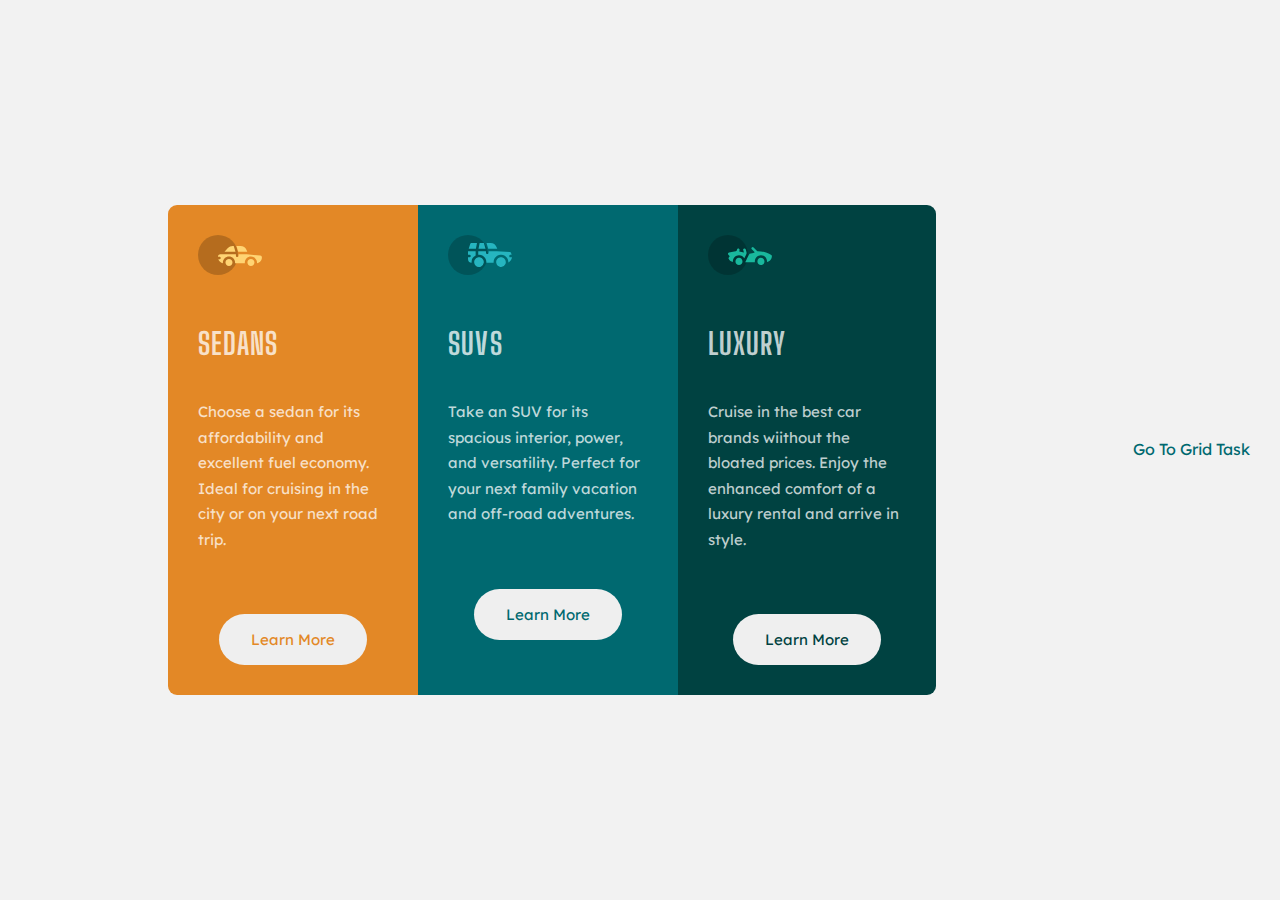
<file: index.html>
<!DOCTYPE html>
<html lang="en">
  <head>
    <meta charset="UTF-8" />
    <meta http-equiv="X-UA-Compatible" content="IE=edge" />
    <meta name="viewport" content="width=device-width, initial-scale=1.0" />
    <link rel="preconnect" href="https://fonts.googleapis.com" />
    <link rel="preconnect" href="https://fonts.gstatic.com" crossorigin />
    <link
      href="https://fonts.googleapis.com/css2?family=Lexend+Deca&display=swap"
      rel="stylesheet"
    />
    <link rel="preconnect" href="https://fonts.googleapis.com" />
    <link rel="preconnect" href="https://fonts.gstatic.com" crossorigin />
    <link
      href="https://fonts.googleapis.com/css2?family=Big+Shoulders+Display:wght@700&display=swap"
      rel="stylesheet"
    />
    <title>Cars</title>
    <link rel="stylesheet" href="style.css" />
  </head>
  <body>
    <main>
      <div class="cars">
        <div class="sedan">
          <div class="icon">
            <svg width="64" height="40" xmlns="http://www.w3.org/2000/svg">
              <g fill="none" fill-rule="evenodd">
                <circle fill="#000" opacity=".201" cx="20" cy="20" r="20" />
                <path
                  d="M52.936 24.11c1.942 0 3.517 1.542 3.517 3.445 0 1.903-1.575 3.445-3.517 3.445s-3.516-1.542-3.516-3.445c0-1.903 1.574-3.445 3.516-3.445zm-21.957 0c1.942 0 3.517 1.542 3.517 3.445 0 1.903-1.575 3.445-3.517 3.445s-3.516-1.542-3.516-3.445c0-1.903 1.574-3.445 3.516-3.445zm6.948-4.848v1.429c0 .716.61 1.293 1.348 1.259a1.295 1.295 0 001.225-1.295v-1.393h8.256l13.483 1.313c.956.093 1.676.881 1.676 1.814 0 2.89-2.126 5.303-4.926 5.819.397-3.557-2.458-6.62-6.053-6.62-3.646 0-6.504 3.14-6.039 6.723h-9.879c.466-3.588-2.397-6.722-6.039-6.722-3.595 0-6.45 3.062-6.052 6.62-2.14-.398-3.916-1.912-4.61-3.931h1.142c.731 0 1.32-.598 1.285-1.322-.033-.678-.629-1.2-1.322-1.2H20v-.251c0-1.274 1.066-2.243 2.306-2.243h15.62zM42.59 11c2.645 0 4.99 1.556 5.972 3.963l.726 1.779H40.17L38.413 11h4.178zm-6.865 0l1.758 5.741H26.505l3.357-3.654A6.502 6.502 0 0134.644 11h1.082z"
                  fill="#FFD473"
                  fill-rule="nonzero"
                />
              </g>
            </svg>
          </div>
          <h1>sedans</h1>
          <p>
            Choose a sedan for its affordability and excellent fuel economy.
            Ideal for cruising in the city or on your next road trip.
          </p>
          <div class="btn">
            <button>Learn More</button>
          </div>
        </div>
        <div class="suv">
          <div class="icon">
            <svg width="64" height="40" xmlns="http://www.w3.org/2000/svg">
              <g fill="none" fill-rule="evenodd">
                <circle fill="#000" opacity=".201" cx="20" cy="20" r="20" />
                <path
                  d="M31.002 22.358c2.917 0 5.18 2.593 4.762 5.506a4.828 4.828 0 01-2.962 3.778 4.797 4.797 0 01-5.3-1.165c-1.188-1.26-1.235-2.613-1.263-2.613-.42-2.924 1.857-5.506 4.763-5.506zm22 0c3.457 0 5.798 3.567 4.41 6.744A4.816 4.816 0 0152.3 31.94a4.826 4.826 0 01-4.06-4.077c-.42-2.915 1.846-5.506 4.762-5.506zm-15.04-6.083v1.462a1.29 1.29 0 001.352 1.29c.693-.033 1.227-.631 1.227-1.326v-1.426h8.3l13.056.716a1.29 1.29 0 011.164.917c.27.895.446 1.477.563 1.87h-1.047c-.694 0-1.291.534-1.324 1.228a1.29 1.29 0 001.288 1.352h1.445c-.164 2.225-1.57 4.193-3.6 5.05.13-4.212-3.255-7.63-7.384-7.63-4.317 0-7.762 3.718-7.358 8.086h-7.285c.43-4.655-3.503-8.531-8.131-8.046v-3.543h7.734zm-10.312 0v4.308a7.4 7.4 0 00-4.006 7.274 3.874 3.874 0 01-3.642-3.864v-1.635h1.46a1.29 1.29 0 000-2.58h-1.461v-3.213l.003-.29h7.646zm14.986-8.196c2.65 0 5 1.592 5.984 4.055l.63 1.579a5.525 5.525 0 01-.065-.004l-.026-.002-.034-.002-.022-.002a4.178 4.178 0 00-.224-.006l-.098-.001h-.039l-.136-.001h-.052l-.326-.001H40.211L38.528 8.08zm-13.632 0l-1.122 5.616h-7.144l1.47-4.71a1.29 1.29 0 011.231-.906h5.565zm6.832 0l1.683 5.615h-7.007l1.121-5.615h4.203z"
                  fill="#26B5C0"
                  fill-rule="nonzero"
                />
              </g>
            </svg>
          </div>
          <h1 class="header">suvs</h1>
          <p>
            Take an SUV for its spacious interior, power, and versatility.
            Perfect for your next family vacation and off-road adventures.
          </p>
          <div class="btn">
            <button>Learn More</button>
          </div>
        </div>
        <div class="luxury">
          <div class="icon">
            <svg width="64" height="40" xmlns="http://www.w3.org/2000/svg">
              <g fill="none" fill-rule="evenodd">
                <circle fill="#000" opacity=".201" cx="20" cy="20" r="20" />
                <path
                  d="M30.98 22.835c1.941 0 3.516 1.604 3.516 3.583 0 1.978-1.575 3.582-3.517 3.582s-3.516-1.604-3.516-3.582c0-1.979 1.574-3.583 3.516-3.583zm21.956 0c1.942 0 3.517 1.604 3.517 3.583 0 1.978-1.575 3.582-3.517 3.582s-3.516-1.604-3.516-3.582c0-1.979 1.574-3.583 3.516-3.583zm-9.143-10.45a1.27 1.27 0 011.819 0l3.715 3.784c4.444-.115 9.7 1.142 13.964 3.753.387.237.624.664.624 1.124 0 3.006-2.126 5.514-4.926 6.05.397-3.698-2.458-6.882-6.053-6.882-3.646 0-6.504 3.264-6.039 6.99h-9.669c.76-1.544.993-2.026 1.337-2.711l.082-.162c.421-.835 1.056-2.07 2.883-5.65 1.68-.023 3.47-.408 5.247-1.403l-2.984-3.04a1.328 1.328 0 010-1.854zm-7.68 1.064c.683-.2 1.395.202 1.592.898l.749 2.652a3.46 3.46 0 01-.247 2.51l-1.733 3.395-.216.424c-1.07-1.89-3.06-3.114-5.279-3.114-3.595 0-6.45 3.184-6.052 6.885-1.832-.347-3.414-1.537-4.278-3.276a1.331 1.331 0 01.117-1.376l.955-1.303-1.325-1.295c-.751-.735-.376-2.024.64-2.231l6.614-1.346.13-.026c.092-.019.145-.03.157-.031.314-.146 1.07-.591 1.07-1.506 0-.734.592-1.327 1.316-1.31.712.016 1.268.662 1.256 1.388a4.11 4.11 0 01-.348 1.611 22.69 22.69 0 014.7 1.146l-.7-2.473a1.314 1.314 0 01.882-1.622z"
                  fill="#19B89D"
                  fill-rule="nonzero"
                />
              </g>
            </svg>
          </div>
          <h1>luxury</h1>
          <p>
            Cruise in the best car brands wiithout the bloated prices. Enjoy the
            enhanced comfort of a luxury rental and arrive in style.
          </p>
          <div class="btn">
            <button>Learn More</button>
          </div>
        </div>
      </div>

      <a href="grid.html"> Go To Grid Task</a>
    </main>
  </body>
</html>
</file>
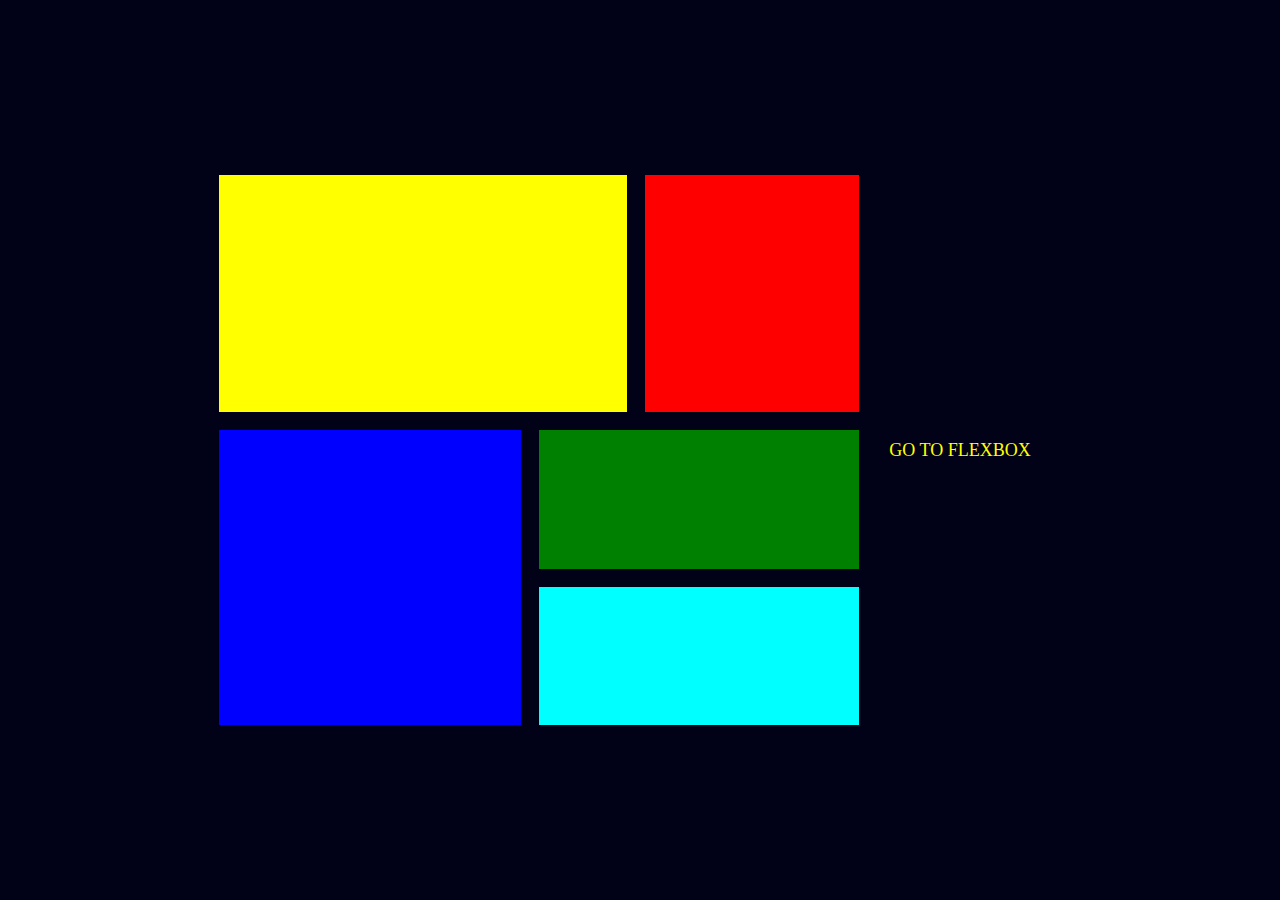
<file: grid.html>
<!DOCTYPE html>
<html lang="en">
  <head>
    <meta charset="UTF-8" />
    <meta http-equiv="X-UA-Compatible" content="IE=edge" />
    <meta name="viewport" content="width=device-width, initial-scale=1.0" />
    <title>GRID LAYOUT</title>
    <link rel="stylesheet" href="grid.css" />
  </head>
  <body>
    <main>
      <div class="container">
        <div class="a"></div>
        <div class="b"></div>
        <div class="c"></div>
        <div class="d"></div>
        <div class="e"></div>
      </div>
      <a href="index.html"> Go to Flexbox </a>
    </main>
  </body>
</html>
</file>
<file: style.css>
/* hsl(31, 77%, 52%)
 hsl(184, 100%, 22%)
 hsl(179, 100%, 13%)
### Neutral
Transparent white (paragraphs): hsla(0, 0%, 100%, 0.75)
Very light gray (background, headings, buttons): hsl(0, 0%, 95%) */
/* - Font size: 15px

### Font

- Family: [Lexend Deca](https://fonts.google.com/specimen/Lexend+Deca)
- Weights: 400

- Family: [Big Shoulders Display]
(https://fonts.google.com/specimen/Big+Shoulders+Display)
- Weights: 700 */
* {
  box-sizing: border-box;
  margin: 0;
  padding: 0;
}
body {
  font-family: "lexend Deca";
  font-weight: 400;
  font-size: 15px;
  line-height: 1.7;
  background-color: hsl(0, 0%, 95%);
  color: hsla(0, 0%, 100%, 0.75);
}
main {
  width: 100%;
  height: 100vh;
  display: flex;
  align-items: center;
}
.cars {
  width: 60%;
  margin: 0 auto;
  border-radius: 9px;
  overflow: hidden;
  display: flex;
}

.cars h1 {
  text-transform: uppercase;
  font-family: "big shoulders display";
  font-weight: 700;
  margin-bottom: 30px;
  letter-spacing: 1.2px;
}
.cars p {
  margin-bottom: 30px;
}
.icon {
  margin-bottom: 36px;
}
.sedan,
.suv,
.luxury {
  padding: 30px;
}
.sedan {
  background-color: hsl(31, 77%, 52%);
}
.suv {
  background-color: hsl(184, 100%, 22%);
}
.luxury {
  background-color: hsl(179, 100%, 13%);
}
.btn {
  display: flex;
  justify-content: center;
}
.btn button {
  padding: 16px 32px;
  font-size: 15px;
  font-family: inherit;
  border: none;
  outline: none;
  border-radius: 100px;
  margin-top: 32px;
  cursor: pointer;
  transition: all 0.4s ease;
}
.btn button:hover {
  background-color: transparent;
  color: #fff;
  box-shadow: inset 0 0 0 2px #fff;
}
.sedan button {
  color: hsl(31, 77%, 52%);
}
.suv button {
  color: hsl(184, 100%, 22%);
}
.luxury button {
  color: hsl(179, 100%, 13%);
}
a {
  display: inline-block;
  text-decoration: none;
  font-size: 16px;
  margin: 30px;
  color: hsl(184, 100%, 22%);
}
</file>
<file: grid.css>
* {
  box-sizing: border-box;
  padding: 0;
  margin: 0;
}
:root {
  --bgblue: rgb(1, 1, 23);
  --yellow: yellow;
  --red: red;
  --blue: blue;
  --green: green;
  --cyan: cyan;
}
body {
  background-color: var(--bgblue);
}
main {
  height: 100vh;
  display: flex;
  justify-content: center;
  align-items: center;
}
.container {
  width: 50%;
  height: 550px;
  display: grid;
  grid-template-areas:
    "a a a a b b"
    "a a a a b b"
    "c c c d d d"
    "c c c e e e";
  gap: 18px;
}
.container div {
  padding: 20px;
}
.a {
  background-color: var(--yellow);
  grid-area: a;
}
.b {
  background-color: var(--red);
  grid-area: b;
}

.c {
  background-color: var(--blue);
  grid-area: c;
}
.d {
  background-color: var(--green);
  grid-area: d;
}
.e {
  background-color: var(--cyan);
  grid-area: e;
}
a {
  display: inline-block;
  text-decoration: none;
  text-transform: uppercase;
  font-size: 18px;
  margin: 30px;
  color: var(--yellow);
}
</file>
